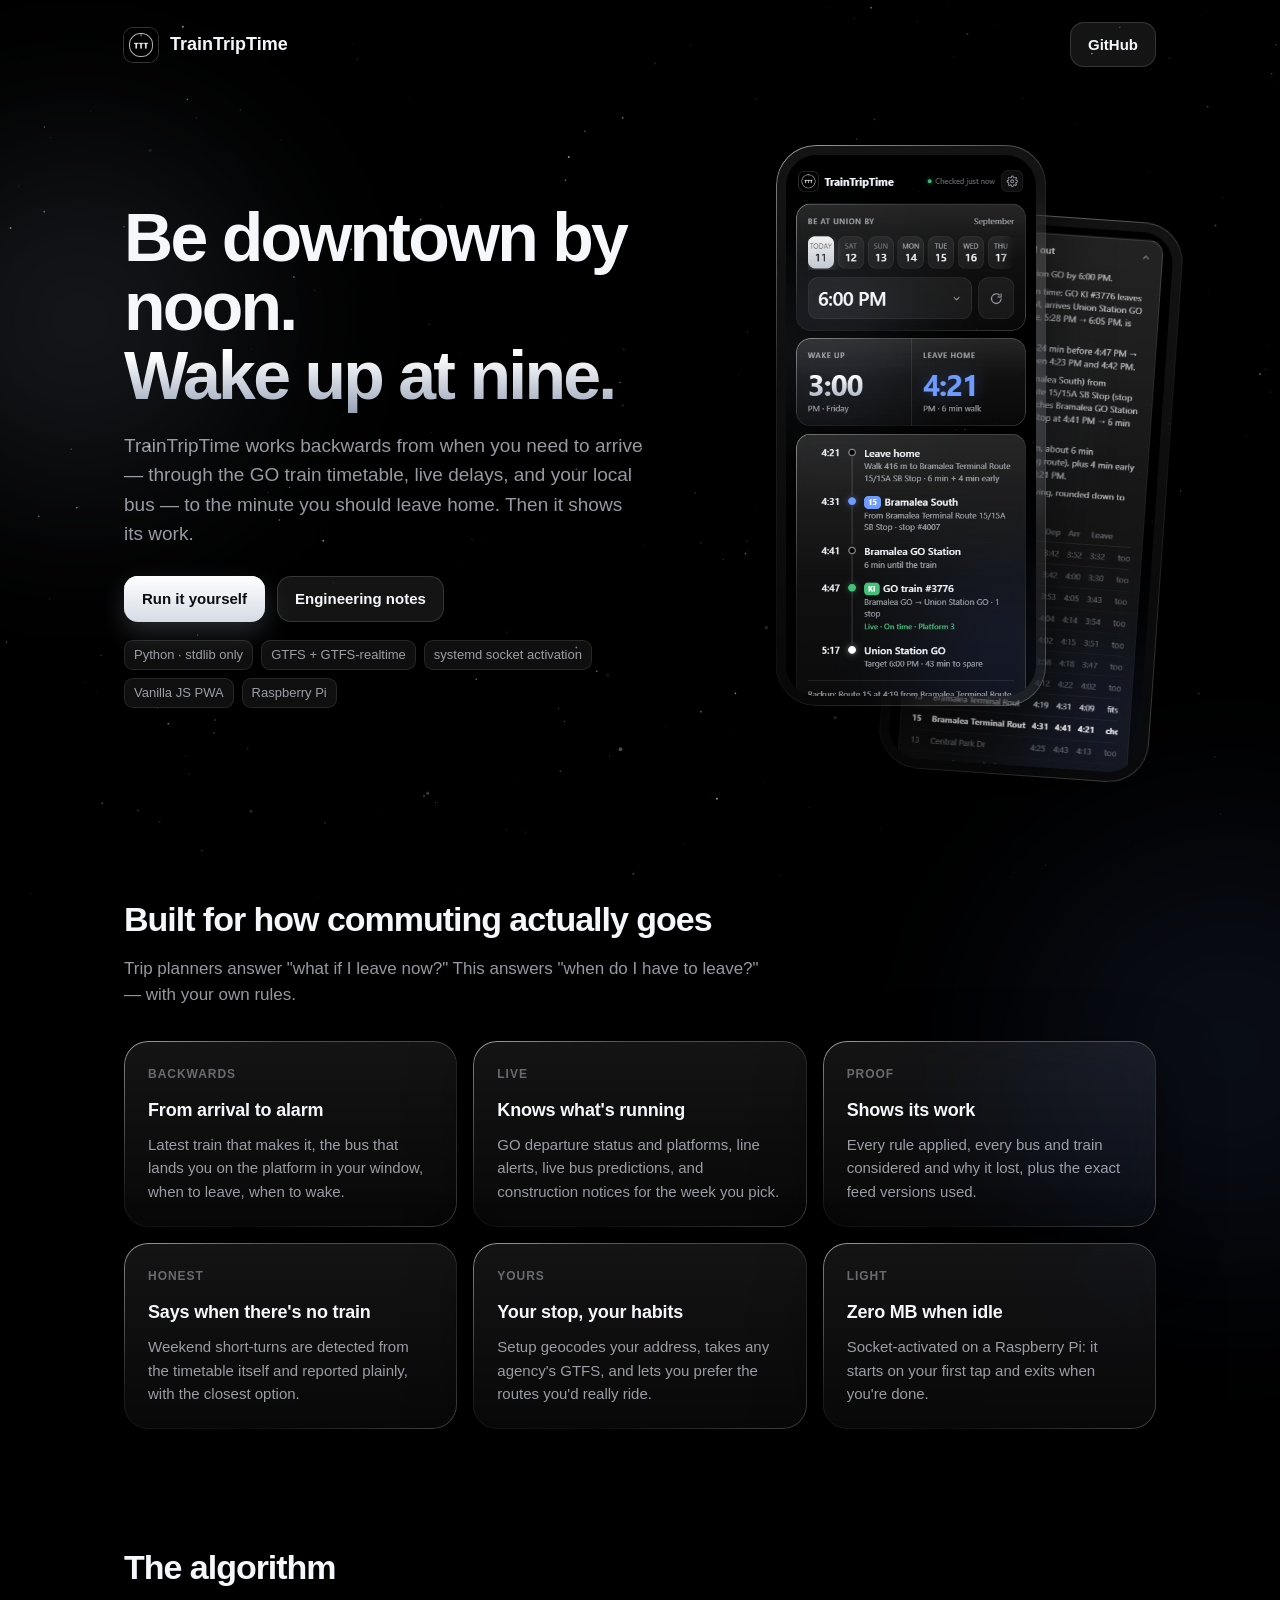
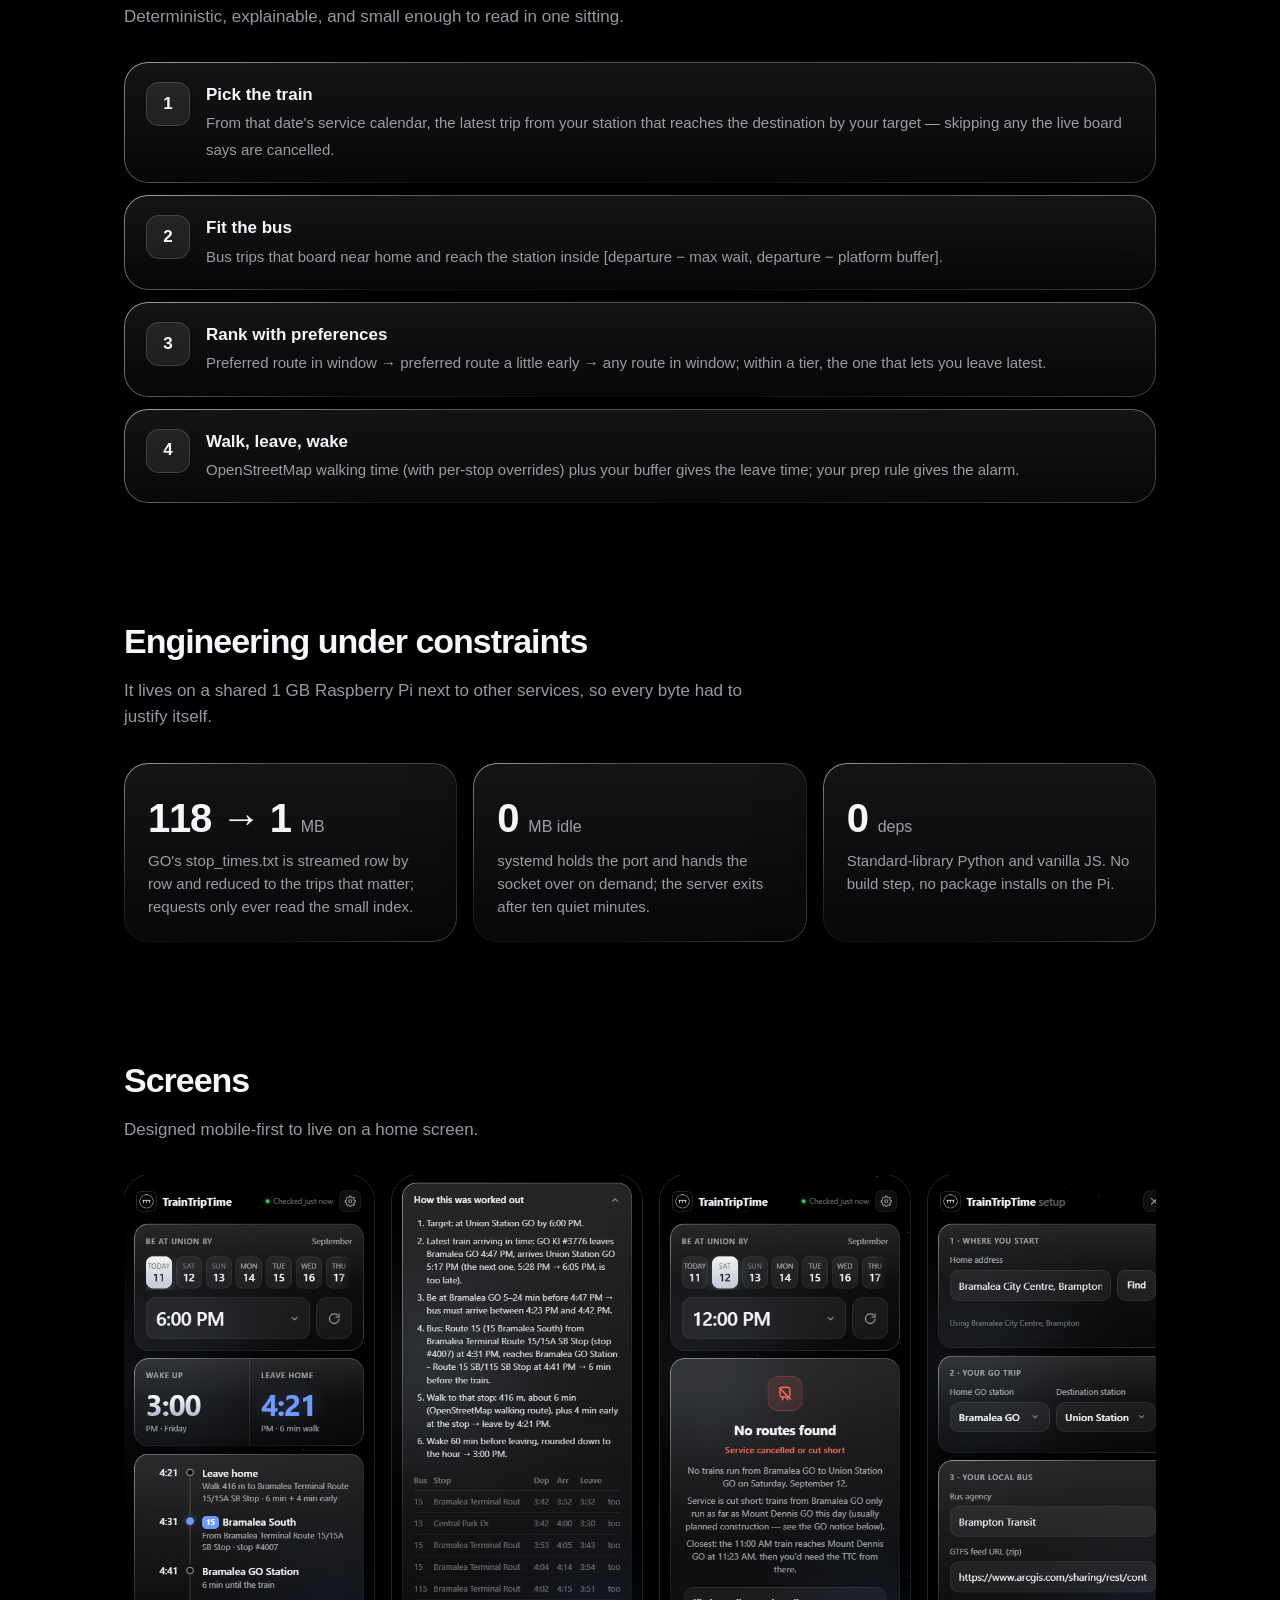
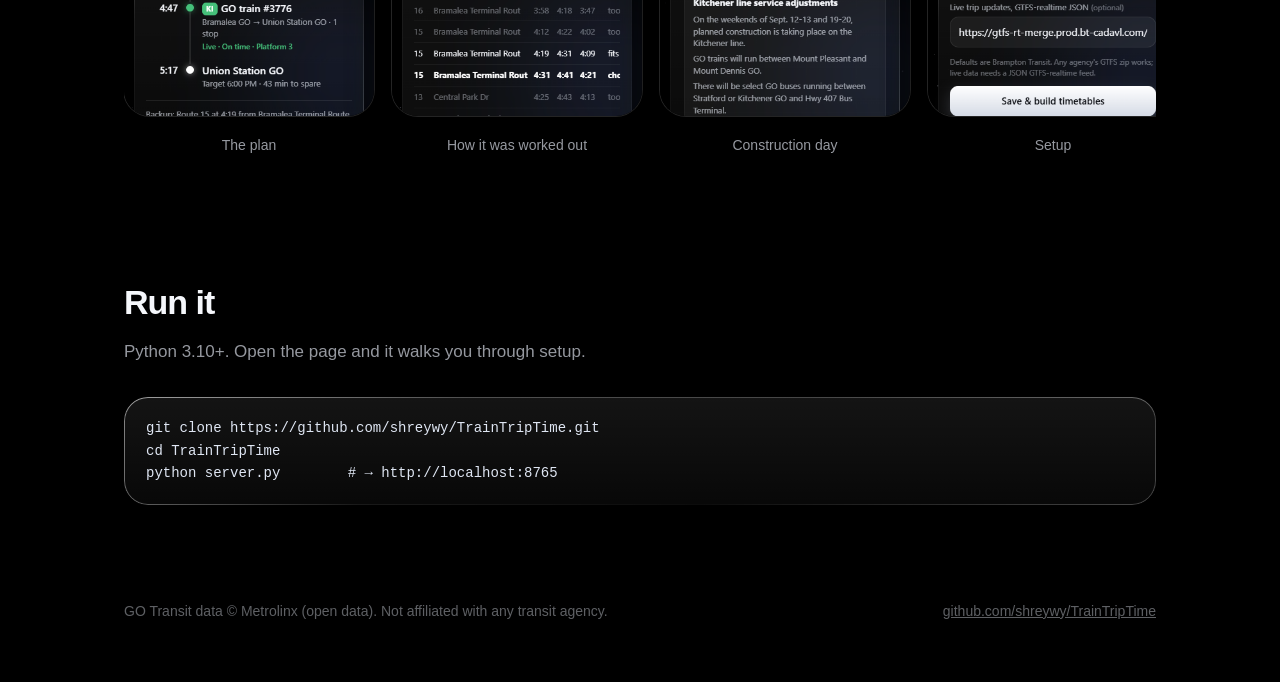
<file: docs/index.html>
<!doctype html>
<html lang="en">
<head>
<meta charset="utf-8">
<meta name="viewport" content="width=device-width, initial-scale=1, viewport-fit=cover">
<meta name="color-scheme" content="dark">
<meta name="theme-color" content="#000000">
<title>TrainTripTime — know when to wake up for your GO train</title>
<meta name="description" content="A self-hosted commute planner that works backwards from your arrival time through GO Transit and your local bus, with live data and a worked-out proof.">
<link rel="icon" type="image/png" href="icon.png">
<style>
:root { --text:#f5f7fb; --muted:rgba(235,240,250,.64); --faint:rgba(235,240,250,.4); --accent:#6f9bff; --go:#45c07a; }
* { box-sizing: border-box; }
html { background: #000; overflow-x: hidden; }   /* the tilted phone mockup overhangs the grid */
body { margin: 0; background: #000; color: var(--text); font: 17px/1.55 -apple-system, BlinkMacSystemFont, "SF Pro Text", "Segoe UI", Roboto, sans-serif; -webkit-font-smoothing: antialiased; }
a { color: inherit; }
#sky { position: fixed; inset: 0; width: 100%; height: 100%; z-index: 0; pointer-events: none; }
.glow { position: fixed; z-index: 0; pointer-events: none; border-radius: 50%; filter: blur(80px); opacity: .6; }
.glow.a { width: 560px; height: 560px; left: -200px; top: 40px; background: radial-gradient(circle, rgba(170,185,215,.3), transparent 65%); }
.glow.b { width: 700px; height: 700px; right: -300px; top: 700px; background: radial-gradient(circle, rgba(90,120,200,.26), transparent 65%); }
.wrap { position: relative; z-index: 1; max-width: 1080px; margin: 0 auto; padding: 0 24px; }
.glass {
  position: relative; border-radius: 24px; isolation: isolate;
  background: linear-gradient(180deg, rgba(255,255,255,.08), rgba(255,255,255,.03));
  -webkit-backdrop-filter: blur(22px) saturate(170%); backdrop-filter: blur(22px) saturate(170%);
  box-shadow: inset 0 1px 0 rgba(255,255,255,.2), 0 20px 60px rgba(0,0,0,.55);
}
.glass::before {
  content: ""; position: absolute; inset: 0; border-radius: inherit; padding: 1px; pointer-events: none;
  background: linear-gradient(135deg, rgba(255,255,255,.5), rgba(255,255,255,.07) 30%, rgba(255,255,255,.02) 60%, rgba(255,255,255,.25));
  -webkit-mask: linear-gradient(#000 0 0) content-box, linear-gradient(#000 0 0); -webkit-mask-composite: xor; mask-composite: exclude;
}
nav { display: flex; align-items: center; justify-content: space-between; padding: 22px 0; }
.logo { display: flex; align-items: center; gap: 12px; font-weight: 650; font-size: 18px; text-decoration: none; }
.logo img { width: 34px; height: 34px; border-radius: 9px; box-shadow: 0 0 0 1px rgba(255,255,255,.2); }
.btn { display: inline-flex; align-items: center; gap: 8px; padding: 11px 18px; border-radius: 14px; text-decoration: none; font-weight: 600; font-size: 15px;
  background: rgba(255,255,255,.08); box-shadow: inset 0 0 0 1px rgba(255,255,255,.14); }
.btn.primary { background: linear-gradient(180deg, #fff, #d5dbe6); color: #0b0d12; box-shadow: inset 0 1px 0 #fff, 0 10px 26px rgba(200,210,235,.2); }
.hero { display: grid; grid-template-columns: 1.1fr .9fr; gap: 48px; align-items: center; padding: 56px 0 72px; }
h1 { font-size: clamp(40px, 6vw, 68px); line-height: 1.02; letter-spacing: -.04em; margin: 0 0 20px; font-weight: 700; }
h1 .silver { background: linear-gradient(180deg, #fff 25%, #97a2b8); -webkit-background-clip: text; background-clip: text; color: transparent; }
.lede { font-size: 19px; color: var(--muted); max-width: 520px; margin: 0 0 28px; }
.cta { display: flex; gap: 12px; flex-wrap: wrap; }
.phones { position: relative; height: 620px; }
.phone { position: absolute; width: 270px; border-radius: 40px; padding: 10px; }
.phone img { display: block; width: 100%; border-radius: 31px; }
.phone.one { right: 110px; top: 0; z-index: 2; }
.phone.two { right: -10px; top: 70px; transform: rotate(4deg); opacity: .92; }
h2 { font-size: 34px; letter-spacing: -.03em; margin: 0 0 10px; }
.sub { color: var(--muted); margin: 0 0 32px; max-width: 640px; }
section { padding: 56px 0; }
.grid { display: grid; grid-template-columns: repeat(3, 1fr); gap: 16px; }
.card { padding: 24px; }
.card h3 { margin: 0 0 8px; font-size: 18px; letter-spacing: -.01em; }
.card p { margin: 0; color: var(--muted); font-size: 15px; }
.card .k { font-size: 12px; font-weight: 700; letter-spacing: .08em; text-transform: uppercase; color: var(--faint); margin-bottom: 14px; }
.steps { display: grid; gap: 12px; }
.step { display: grid; grid-template-columns: 44px 1fr; gap: 16px; padding: 20px 22px; align-items: start; }
/* the number needs its own element: .glass::before is already the card's rim */
.step .n { display: grid; place-items: center; width: 44px; height: 44px; border-radius: 13px;
  background: rgba(255,255,255,.08); box-shadow: inset 0 0 0 1px rgba(255,255,255,.14); font-weight: 700; }
.step b { display: block; margin-bottom: 2px; }
.step span { color: var(--muted); font-size: 15px; }
.stat { font-size: 40px; font-weight: 700; letter-spacing: -.03em; }
.stat small { font-size: 16px; color: var(--muted); font-weight: 500; letter-spacing: 0; }
.shots { display: flex; gap: 18px; overflow-x: auto; padding-bottom: 8px; scroll-snap-type: x mandatory; }
.shots figure { flex: none; width: 250px; margin: 0; scroll-snap-align: start; }
.shots img { width: 100%; border-radius: 26px; box-shadow: 0 0 0 1px rgba(255,255,255,.14), 0 18px 40px rgba(0,0,0,.6); }
.shots figcaption { font-size: 14px; color: var(--muted); margin-top: 10px; text-align: center; }
.stack { display: flex; flex-wrap: wrap; gap: 8px; margin-top: 18px; }
.stack span { font-size: 13px; padding: 5px 10px; border-radius: 9px; background: rgba(255,255,255,.06); box-shadow: inset 0 0 0 1px rgba(255,255,255,.1); color: var(--muted); }
pre { margin: 0; padding: 20px 22px; overflow-x: auto; font: 14px/1.6 ui-monospace, "SF Mono", Consolas, monospace; color: #dfe6f3; }
footer { padding: 40px 0 60px; color: var(--faint); font-size: 14px; display: flex; justify-content: space-between; flex-wrap: wrap; gap: 12px; }
@media (max-width: 860px) {
  .hero { grid-template-columns: 1fr; padding-top: 24px; }
  .phones { height: 520px; }
  .phone { width: 230px; } .phone.one { left: 0; right: auto; } .phone.two { left: 150px; right: auto; }
  .grid { grid-template-columns: 1fr; }
}
</style>
</head>
<body>
<canvas id="sky" aria-hidden="true"></canvas>
<div class="glow a"></div><div class="glow b"></div>

<div class="wrap">
  <nav>
    <a class="logo" href="#"><img src="icon.png" alt="">TrainTripTime</a>
    <a class="btn" href="https://github.com/shreywy/TrainTripTime">GitHub</a>
  </nav>

  <div class="hero">
    <div>
      <h1>Be downtown by noon.<br><span class="silver">Wake up at nine.</span></h1>
      <p class="lede">TrainTripTime works backwards from when you need to arrive — through the GO train timetable,
        live delays, and your local bus — to the minute you should leave home. Then it shows its work.</p>
      <div class="cta">
        <a class="btn primary" href="https://github.com/shreywy/TrainTripTime#run-it">Run it yourself</a>
        <a class="btn" href="https://github.com/shreywy/TrainTripTime#engineering-notes">Engineering notes</a>
      </div>
      <div class="stack"><span>Python · stdlib only</span><span>GTFS + GTFS-realtime</span><span>systemd socket activation</span><span>Vanilla JS PWA</span><span>Raspberry Pi</span></div>
    </div>
    <div class="phones">
      <div class="phone glass one"><img src="screenshots/plan-mobile.png" alt="A plan: wake up, leave home, bus, train"></div>
      <div class="phone glass two"><img src="screenshots/proof-mobile.png" alt="The worked-out proof of a plan"></div>
    </div>
  </div>

  <section>
    <h2>Built for how commuting actually goes</h2>
    <p class="sub">Trip planners answer "what if I leave now?" This answers "when do I have to leave?" — with your own rules.</p>
    <div class="grid">
      <div class="glass card"><div class="k">Backwards</div><h3>From arrival to alarm</h3><p>Latest train that makes it, the bus that lands you on the platform in your window, when to leave, when to wake.</p></div>
      <div class="glass card"><div class="k">Live</div><h3>Knows what's running</h3><p>GO departure status and platforms, line alerts, live bus predictions, and construction notices for the week you pick.</p></div>
      <div class="glass card"><div class="k">Proof</div><h3>Shows its work</h3><p>Every rule applied, every bus and train considered and why it lost, plus the exact feed versions used.</p></div>
      <div class="glass card"><div class="k">Honest</div><h3>Says when there's no train</h3><p>Weekend short-turns are detected from the timetable itself and reported plainly, with the closest option.</p></div>
      <div class="glass card"><div class="k">Yours</div><h3>Your stop, your habits</h3><p>Setup geocodes your address, takes any agency's GTFS, and lets you prefer the routes you'd really ride.</p></div>
      <div class="glass card"><div class="k">Light</div><h3>Zero MB when idle</h3><p>Socket-activated on a Raspberry Pi: it starts on your first tap and exits when you're done.</p></div>
    </div>
  </section>

  <section>
    <h2>The algorithm</h2>
    <p class="sub">Deterministic, explainable, and small enough to read in one sitting.</p>
    <div class="steps">
      <div class="glass step"><div class="n">1</div><div><b>Pick the train</b><span>From that date's service calendar, the latest trip from your station that reaches the destination by your target — skipping any the live board says are cancelled.</span></div></div>
      <div class="glass step"><div class="n">2</div><div><b>Fit the bus</b><span>Bus trips that board near home and reach the station inside [departure − max wait, departure − platform buffer].</span></div></div>
      <div class="glass step"><div class="n">3</div><div><b>Rank with preferences</b><span>Preferred route in window → preferred route a little early → any route in window; within a tier, the one that lets you leave latest.</span></div></div>
      <div class="glass step"><div class="n">4</div><div><b>Walk, leave, wake</b><span>OpenStreetMap walking time (with per-stop overrides) plus your buffer gives the leave time; your prep rule gives the alarm.</span></div></div>
    </div>
  </section>

  <section>
    <h2>Engineering under constraints</h2>
    <p class="sub">It lives on a shared 1 GB Raspberry Pi next to other services, so every byte had to justify itself.</p>
    <div class="grid">
      <div class="glass card"><div class="stat">118 → 1 <small>MB</small></div><p>GO's stop_times.txt is streamed row by row and reduced to the trips that matter; requests only ever read the small index.</p></div>
      <div class="glass card"><div class="stat">0 <small>MB idle</small></div><p>systemd holds the port and hands the socket over on demand; the server exits after ten quiet minutes.</p></div>
      <div class="glass card"><div class="stat">0 <small>deps</small></div><p>Standard-library Python and vanilla JS. No build step, no package installs on the Pi.</p></div>
    </div>
  </section>

  <section>
    <h2>Screens</h2>
    <p class="sub">Designed mobile-first to live on a home screen.</p>
    <div class="shots">
      <figure><img src="screenshots/plan-mobile.png" alt=""><figcaption>The plan</figcaption></figure>
      <figure><img src="screenshots/proof-mobile.png" alt=""><figcaption>How it was worked out</figcaption></figure>
      <figure><img src="screenshots/noroute-mobile.png" alt=""><figcaption>Construction day</figcaption></figure>
      <figure><img src="screenshots/setup-mobile.png" alt=""><figcaption>Setup</figcaption></figure>
    </div>
  </section>

  <section>
    <h2>Run it</h2>
    <p class="sub">Python 3.10+. Open the page and it walks you through setup.</p>
    <div class="glass"><pre>git clone https://github.com/shreywy/TrainTripTime.git
cd TrainTripTime
python server.py        # → http://localhost:8765</pre></div>
  </section>

  <footer>
    <span>GO Transit data © Metrolinx (open data). Not affiliated with any transit agency.</span>
    <a href="https://github.com/shreywy/TrainTripTime">github.com/shreywy/TrainTripTime</a>
  </footer>
</div>

<script>
(function () {
  const c = document.getElementById("sky"), ctx = c.getContext("2d");
  const still = matchMedia("(prefers-reduced-motion: reduce)").matches;
  let stars = [], w, h;
  function seed() {
    const dpr = Math.min(devicePixelRatio || 1, 2); w = innerWidth; h = innerHeight;
    c.width = w * dpr; c.height = h * dpr; ctx.setTransform(dpr, 0, 0, dpr, 0, 0);
    stars = Array.from({ length: Math.round(w * h / 5200) }, () => ({ x: Math.random() * w, y: Math.random() * h,
      r: Math.random() < .06 ? 1.2 + Math.random() * .8 : .3 + Math.random() * .7, a: .18 + Math.random() * .6,
      p: Math.random() * 6.3, s: .4 + Math.random() * 1.4 }));
  }
  function draw(t) {
    ctx.clearRect(0, 0, w, h);
    for (const s of stars) {
      const a = s.a * (still ? 1 : .55 + .45 * Math.sin(t / 1000 * s.s + s.p));
      ctx.fillStyle = `rgba(225,232,255,${a})`; ctx.beginPath(); ctx.arc(s.x, s.y, s.r, 0, 7); ctx.fill();
    }
  }
  let last = 0; const loop = t => { if (t - last > 40) { draw(t); last = t; } requestAnimationFrame(loop); };
  seed(); addEventListener("resize", seed); still ? draw(0) : requestAnimationFrame(loop);
})();
</script>
</body>
</html>
</file>
